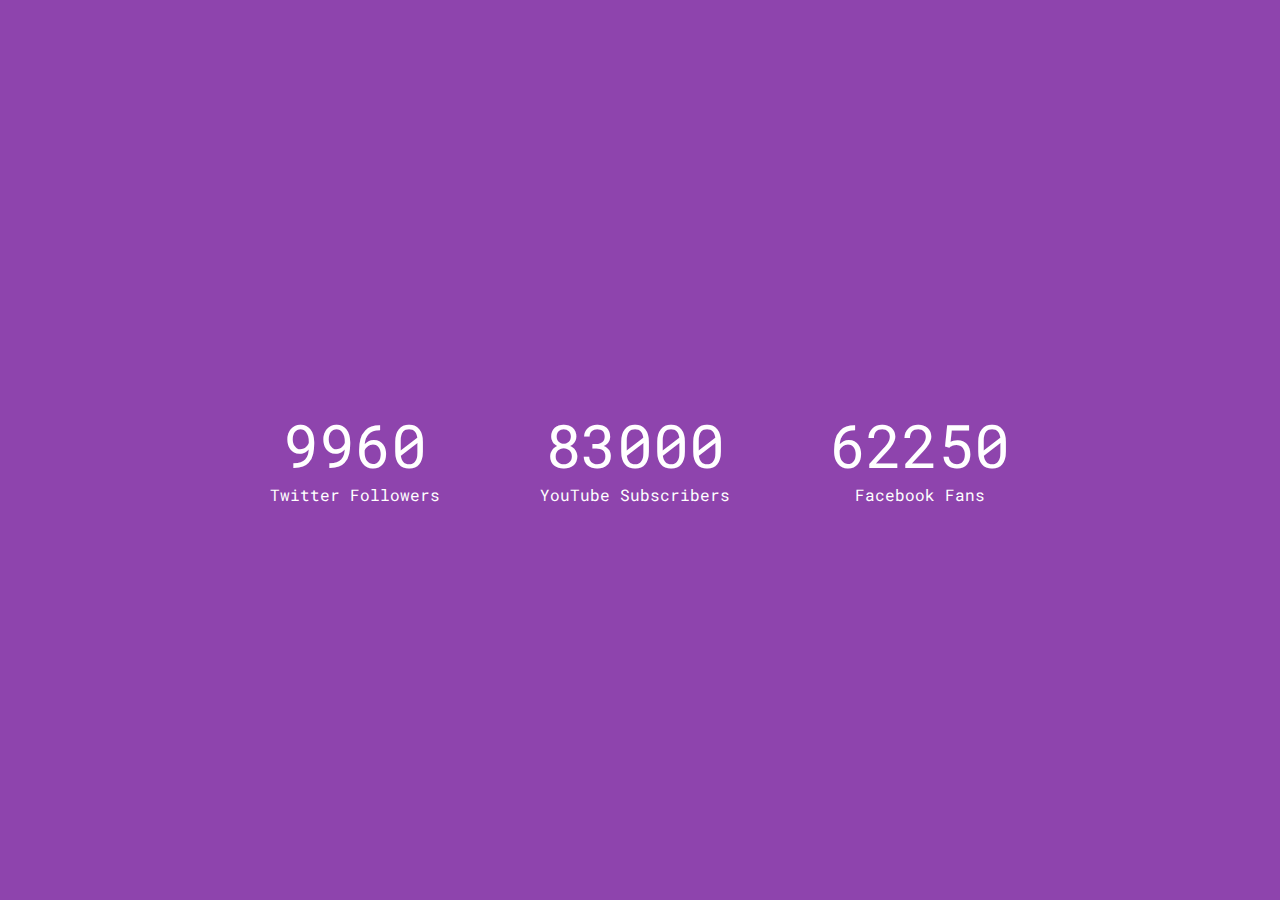
<file: Counter Increment/index.html>
<!DOCTYPE html>
<html lang="en">
  <head>
    <meta charset="UTF-8" />
    <meta name="viewport" content="width=device-width, initial-scale=1.0" />
    <link
      rel="stylesheet"
      href="https://cdnjs.cloudflare.com/ajax/libs/font-awesome/5.14.0/css/all.min.css"
      integrity="sha512-1PKOgIY59xJ8Co8+NE6FZ+LOAZKjy+KY8iq0G4B3CyeY6wYHN3yt9PW0XpSriVlkMXe40PTKnXrLnZ9+fkDaog=="
      crossorigin="anonymous"
    />
    <link rel="stylesheet" href="style.css" />
    <title>Increment Counter</title>
  </head>
  <body>
    <div class="counter-container">
      <i class="fab fa-twitter fa-3x"></i>
      <div class="counter" data-target="12000"></div>
      <span>Twitter Followers</span>
    </div>

    <div class="counter-container">
      <i class="fab fa-youtube fa-3x"></i>
      <div class="counter" data-target="100000"></div>
      <span>YouTube Subscribers</span>
    </div>

    <div class="counter-container">
      <i class="fab fa-instagram fa-3x"></i>
      <div class="counter" data-target="75000"></div>
      <span>Facebook Fans</span>
    </div>
    <script src="script.js"></script>
  </body>
</html>
</file>
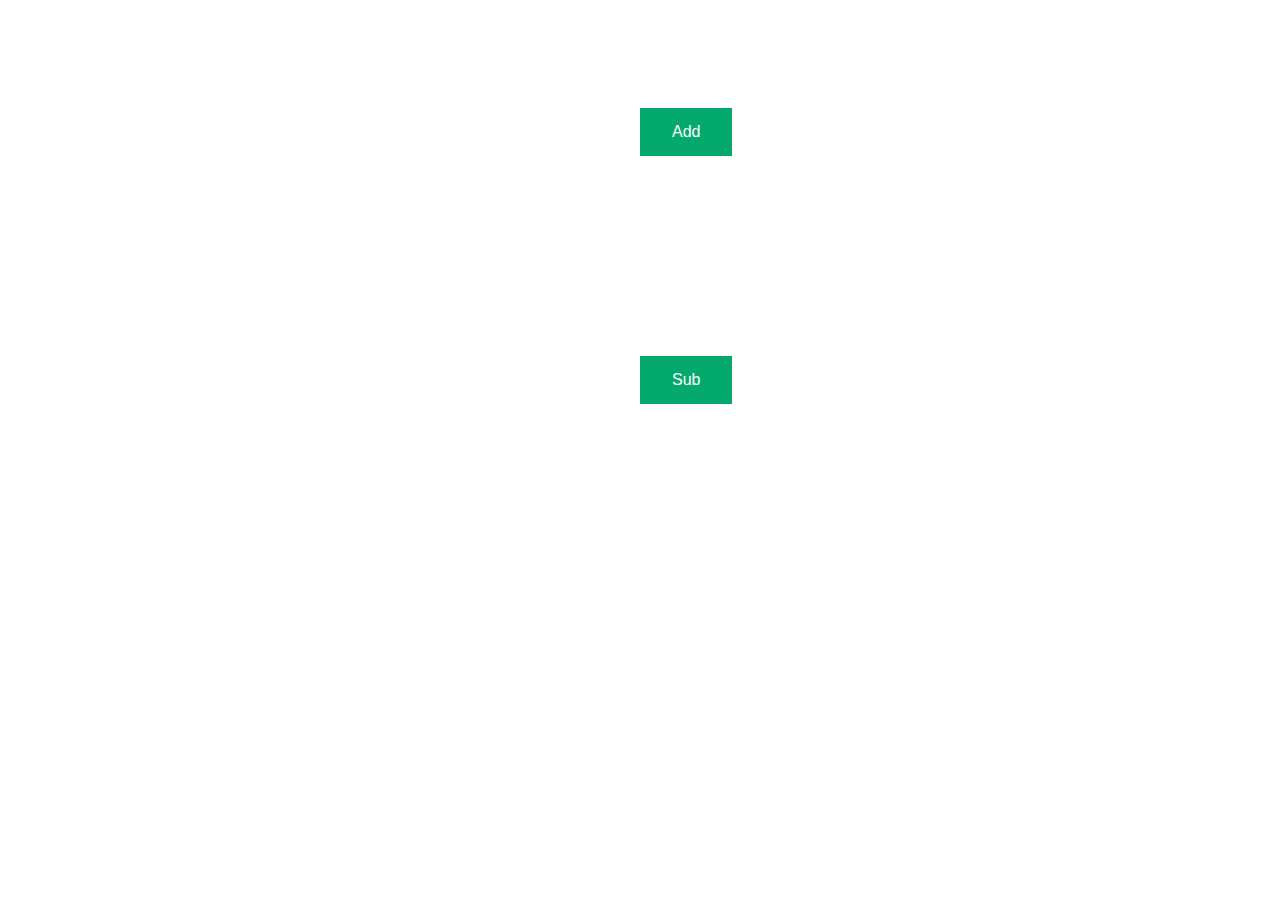
<file: counter/index.html>
<!DOCTYPE html>
<html lang="en">
  <head>
    <meta charset="UTF-8" />
    <meta name="viewport" content="width=device-width, initial-scale=1.0" />
    <link rel="stylesheet" href="style.css" />
    <title>Document</title>
  </head>
  <body>
    <button name="Add" class="button" style="align-content: center">Add</button>
    <button name="sub" class="button">Sub</button>
  </body>
</html>
</file>
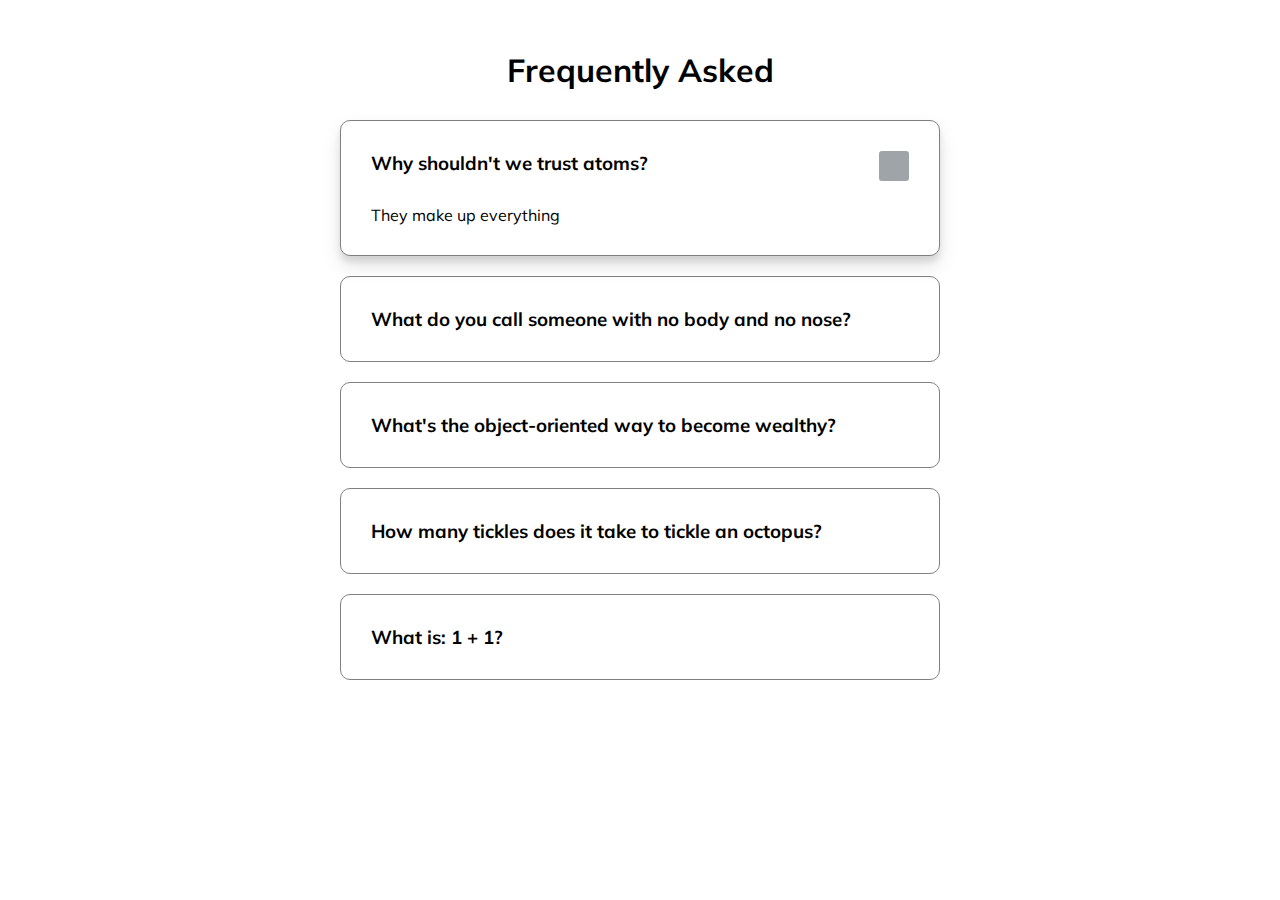
<file: FAQ's/index.html>
<!DOCTYPE html>
<html lang="en">
  <head>
    <meta charset="UTF-8" />
    <meta name="viewport" content="width=device-width, initial-scale=1.0" />
    <link
      rel="stylesheet"
      href="https://cdnjs.cloudflare.com/ajax/libs/font-awesome/5.14.0/css/all.min.css"
      integrity="sha512-1PKOgIY59xJ8Co8+NE6FZ+LOAZKjy+KY8iq0G4B3CyeY6wYHN3yt9PW0XpSriVlkMXe40PTKnXrLnZ9+fkDaog=="
      crossorigin="anonymous"
    />
    <link rel="stylesheet" href="style.css" />
    <title>FAQ's DropDown</title>
  </head>
  <body>
    <h1>Frequently Asked</h1>
    <div class="faq-container">
      <div class="faq active">
        <h3 class="faq-title">Why shouldn't we trust atoms?</h3>
        <p class="faq-text">They make up everything</p>
        <button class="faq-toggle">
          <i class="fas fa-chevron-down"></i>
          <i class="fas fa-times"></i>
        </button>
      </div>
      <div class="faq">
        <h3 class="faq-title">
          What do you call someone with no body and no nose?
        </h3>
        <p class="faq-text">Nobody knows.</p>
        <button class="faq-toggle">
          <i class="fas fa-chevron-down"></i>
          <i class="fas fa-times"></i>
        </button>
      </div>

      <div class="faq">
        <h3 class="faq-title">
          What's the object-oriented way to become wealthy?
        </h3>
        <p class="faq-text">Inheritance.</p>
        <button class="faq-toggle">
          <i class="fas fa-chevron-down"></i>
          <i class="fas fa-times"></i>
        </button>
      </div>

      <div class="faq">
        <h3 class="faq-title">
          How many tickles does it take to tickle an octopus?
        </h3>
        <p class="faq-text">Ten-tickles!</p>
        <button class="faq-toggle">
          <i class="fas fa-chevron-down"></i>
          <i class="fas fa-times"></i>
        </button>
      </div>

      <div class="faq">
        <h3 class="faq-title">What is: 1 + 1?</h3>
        <p class="faq-text">Depends on who are you asking.</p>
        <button class="faq-toggle">
          <i class="fas fa-chevron-down"></i>
          <i class="fas fa-times"></i>
        </button>
      </div>
    </div>
    <script src="script.js"></script>
  </body>
</html>
</file>
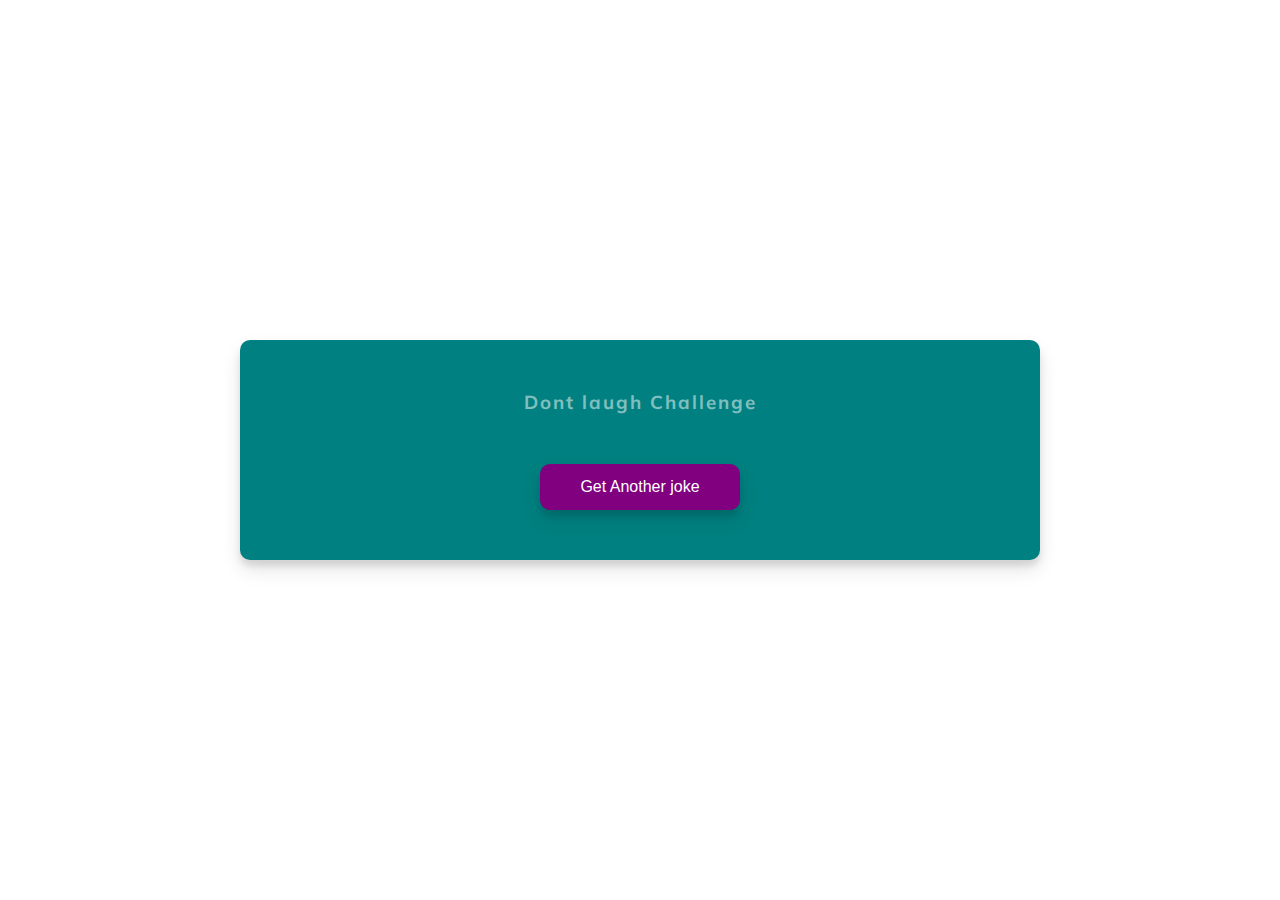
<file: Jokes/index.html>
<!DOCTYPE html>
<html lang="en">
  <head>
    <meta charset="UTF-8" />
    <meta name="viewport" content="width=device-width, initial-scale=1.0" />
    <link rel="stylesheet" href="style.css" />
    <title>Jokes</title>
  </head>
  <body>
    <div class="container">
      <h3>Dont laugh Challenge</h3>
      <div id="joke" class="joke"></div>
      <button id="jokeBtn" class="btn">Get Another joke</button>
    </div>
    <script src="script.js"></script>
  </body>
</html>
</file>
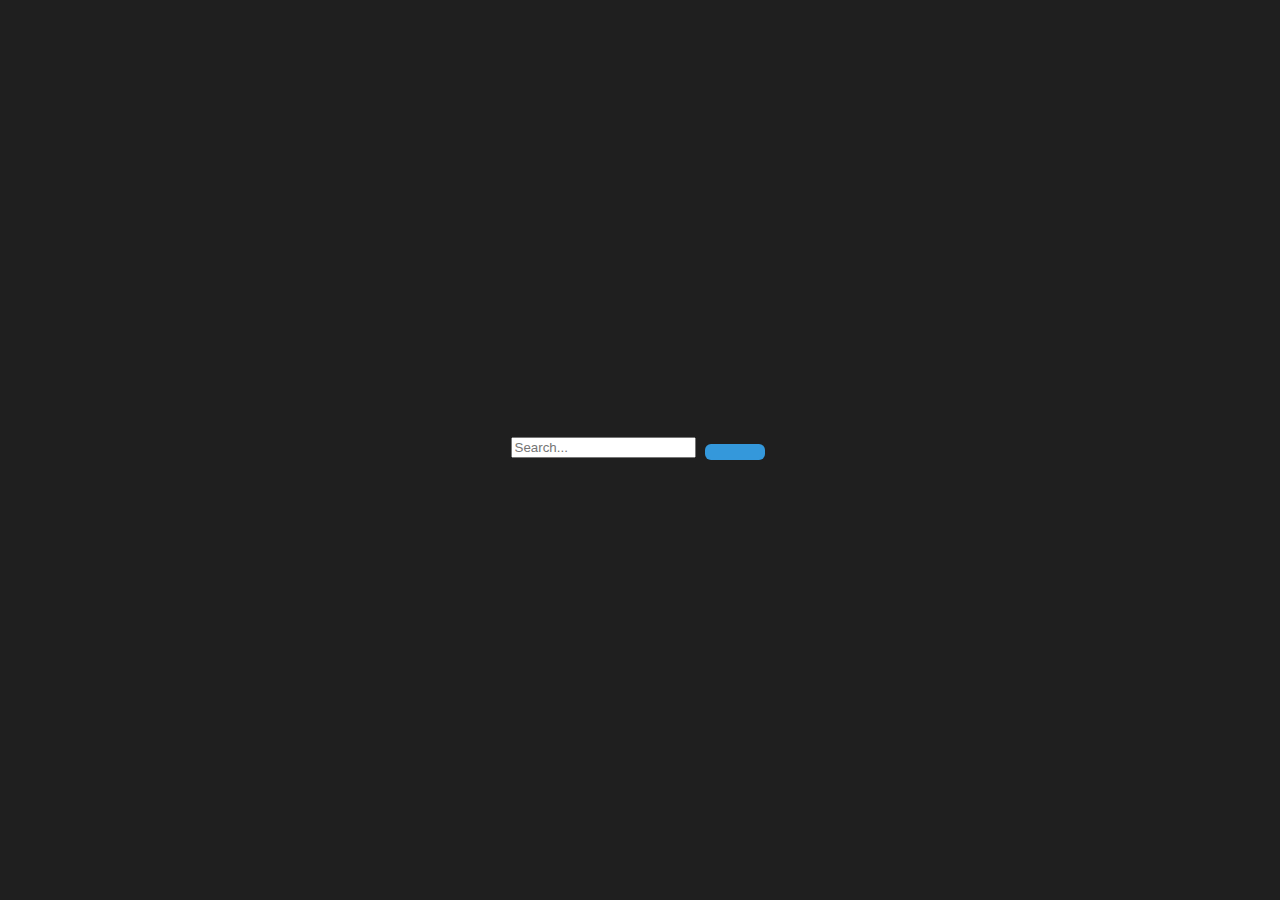
<file: Progress Step/index.html>
<!DOCTYPE html>
<html lang="en">
  <head>
    <meta charset="UTF-8" />
    <meta name="viewport" content="width=device-width, initial-scale=1.0" />
    <link
      rel="stylesheet"
      href="https://cdnjs.cloudflare.com/ajax/libs/font-awesome/5.14.0/css/all.min.css"
      integrity="sha512-1PKOgIY59xJ8Co8+NE6FZ+LOAZKjy+KY8iq0G4B3CyeY6wYHN3yt9PW0XpSriVlkMXe40PTKnXrLnZ9+fkDaog=="
      crossorigin="anonymous"
    />
    <link rel="stylesheet" href="style.css" />
    <title>Progress Step</title>
  </head>
  <body>
    <div class="search">
      <input type="text" class="input" placeholder="Search..." />
      <button class="btn">
        <i class="fas fa-search"></i>
      </button>
    </div>
    <script src="script.js"></script>
  </body>
</html>
</file>
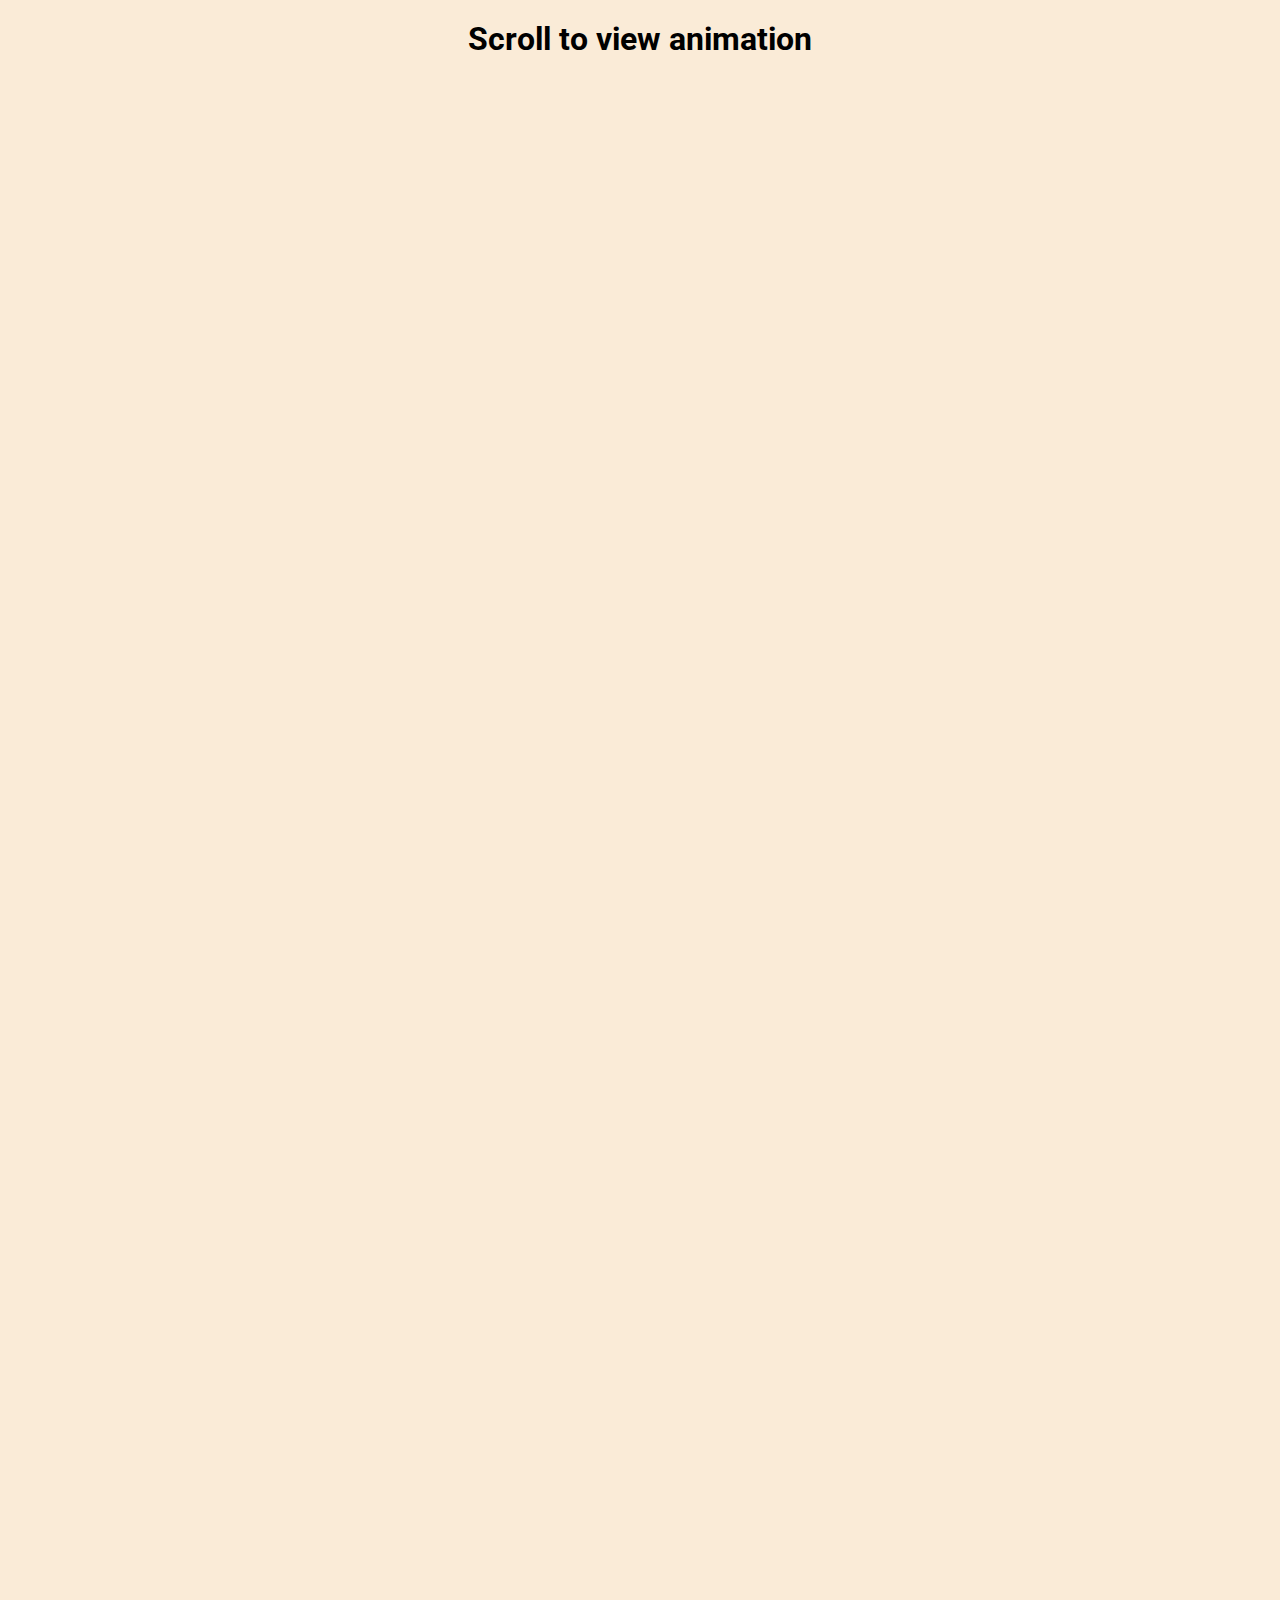
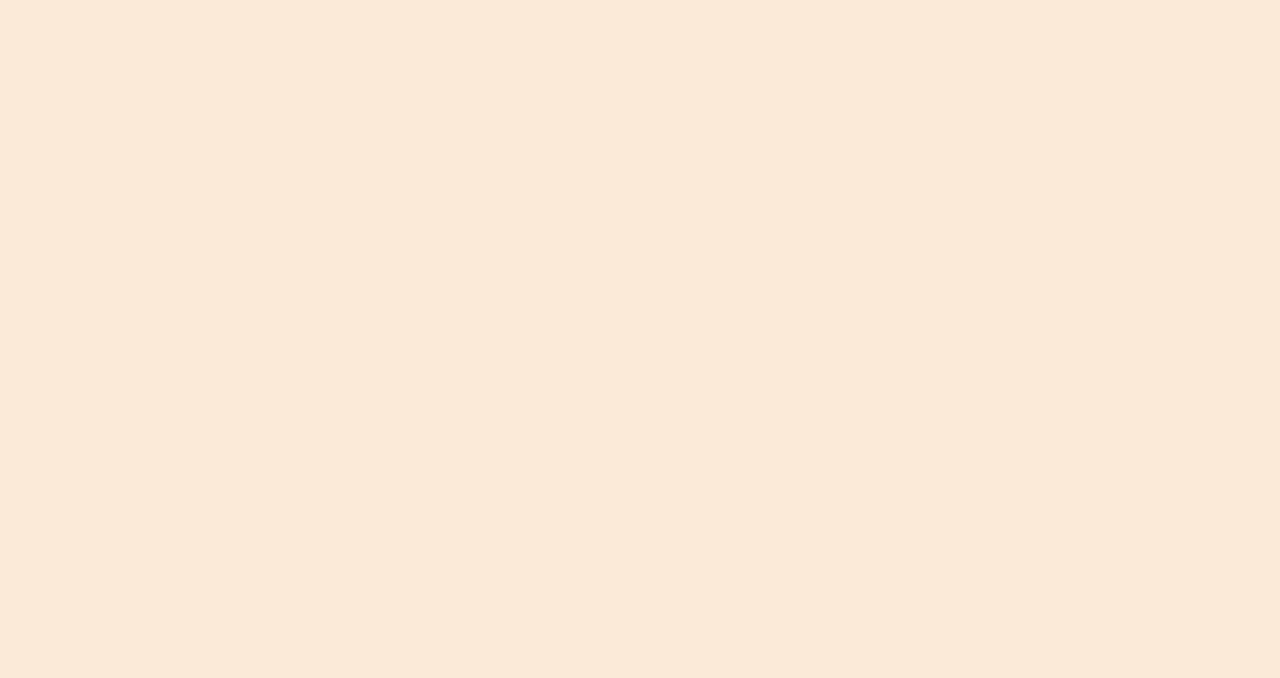
<file: Scroll Animation/index.html>
<!DOCTYPE html>
<html lang="en">
  <head>
    <meta charset="UTF-8" />
    <meta name="viewport" content="width=device-width, initial-scale=1.0" />
    <link rel="stylesheet" href="style.css" />
    <title>Scrolling content Card</title>
  </head>
  <body>
    <h1>Scroll to view animation</h1>
    <div class="box"><h2>Box1</h2></div>
    <div class="box"><h2>Box2</h2></div>
    <div class="box"><h2>Box3</h2></div>
    <div class="box"><h2>Box4</h2></div>
    <div class="box"><h2>Box5</h2></div>
    <div class="box"><h2>Box6</h2></div>
    <div class="box"><h2>Box7</h2></div>
    <div class="box"><h2>Box8</h2></div>
    <div class="box"><h2>Box9</h2></div>
    <div class="box"><h2>Box10</h2></div>
    <script src="script.js"></script>
  </body>
</html>
</file>
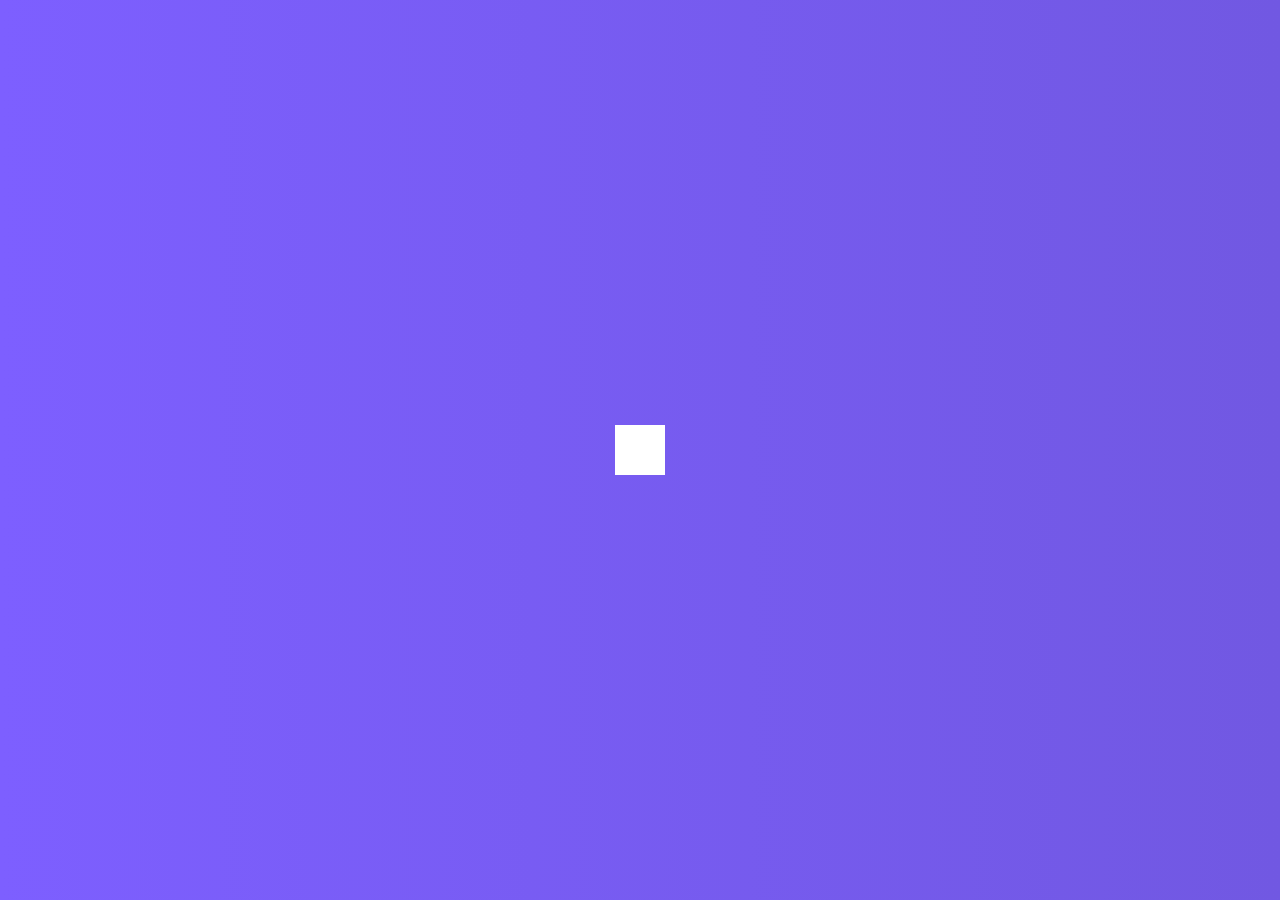
<file: SearchExpand/index.html>
<!DOCTYPE html>
<html lang="en">
  <head>
    <meta charset="UTF-8" />
    <meta name="viewport" content="width=device-width, initial-scale=1.0" />
    <link
      rel="stylesheet"
      href="https://cdnjs.cloudflare.com/ajax/libs/font-awesome/5.14.0/css/all.min.css"
      integrity="sha512-1PKOgIY59xJ8Co8+NE6FZ+LOAZKjy+KY8iq0G4B3CyeY6wYHN3yt9PW0XpSriVlkMXe40PTKnXrLnZ9+fkDaog=="
      crossorigin="anonymous"
    />
    <link rel="stylesheet" href="style.css" />
    <title>Hidden Search Expand</title>
  </head>
  <body>
    <div class="search">
      <input type="text" class="input" placeholder="Search..." />
      <button class="btn">
        <i class="fas fa-search"></i>
      </button>
    </div>
    <script src="script.js"></script>
  </body>
</html>
</file>
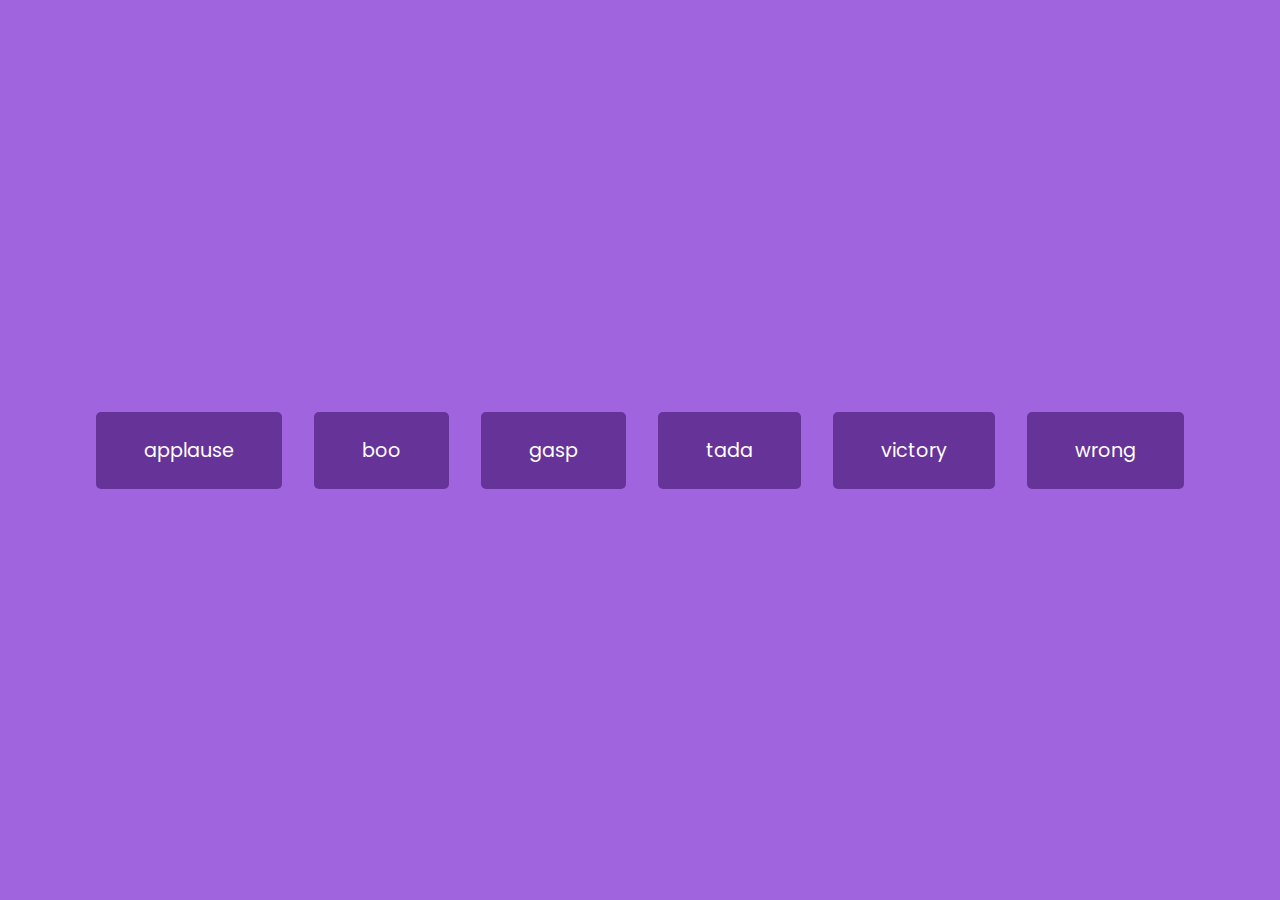
<file: Sound Board/index.html>
<!DOCTYPE html>
<html lang="en">
  <head>
    <meta charset="UTF-8" />
    <meta name="viewport" content="width=device-width, initial-scale=1.0" />
    <link rel="stylesheet" href="style.css" />
    <title>Different Sound Board</title>
  </head>
  <body>
    <audio id="applause" src="sounds/applause.mp3"></audio>
    <audio id="boo" src="sounds/boo.mp3"></audio>
    <audio id="gasp" src="sounds/gasp.mp3"></audio>
    <audio id="tada" src="sounds/tada.mp3"></audio>
    <audio id="victory" src="sounds/victory.mp3"></audio>
    <audio id="wrong" src="sounds/wrong.mp3"></audio>

    <div id="buttons"></div>

    <script src="script.js"></script>
  </body>
</html>
</file>
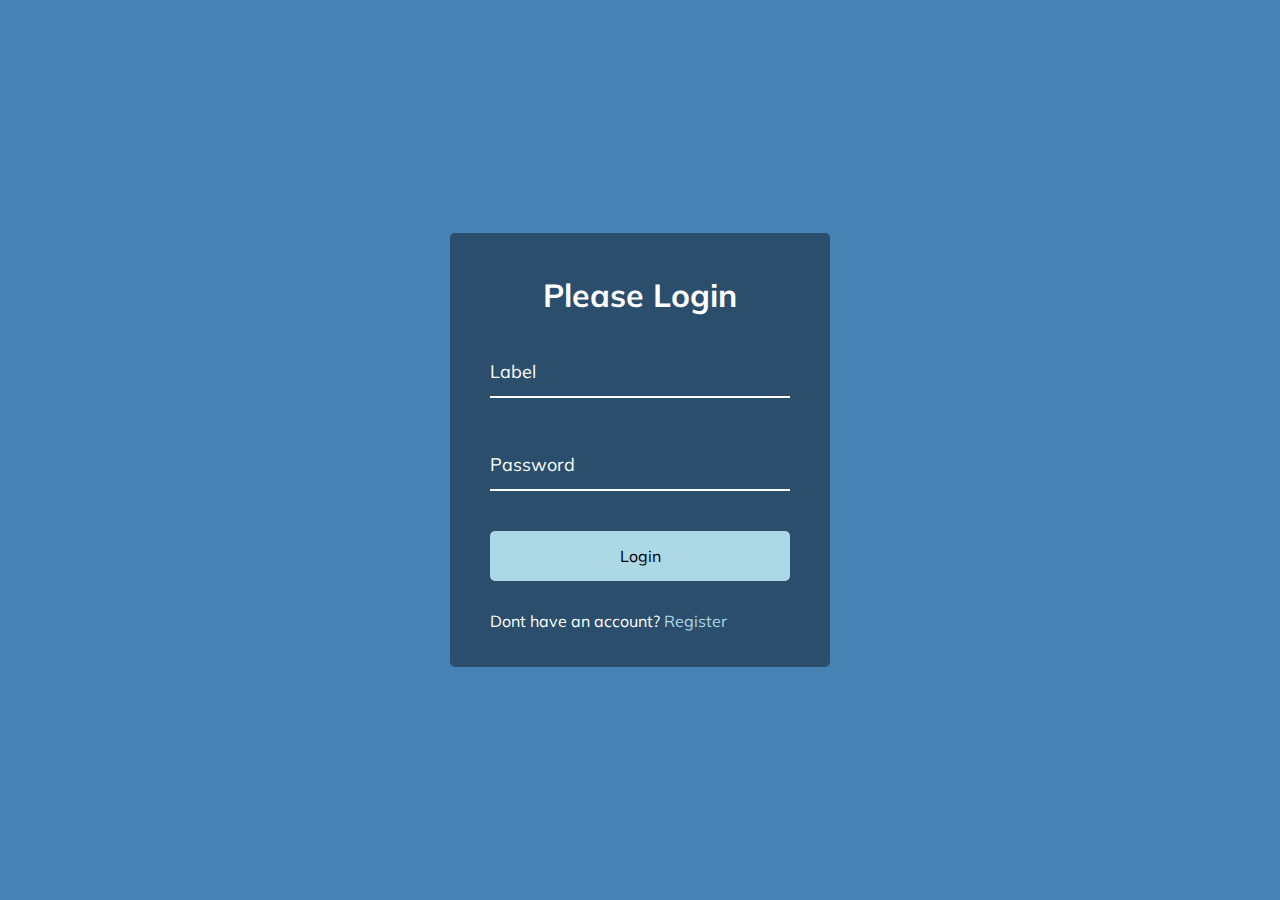
<file: Wave labels/index.html>
<!DOCTYPE html>
<html lang="en">
  <head>
    <meta charset="UTF-8" />
    <meta name="viewport" content="width=device-width, initial-scale=1.0" />
    <link rel="stylesheet" href="style.css" />
    <title>Wave Labels on Form</title>
  </head>
  <body>
    <div class="container">
      <h1>Please Login</h1>
      <form>
        <div class="form-control">
          <input type="text" required />
          <label>Label</label>
        </div>
        <div class="form-control">
          <input type="text" required />
          <label>Password</label>
        </div>
        <button class="btn">Login</button>
        <p class="text">Dont have an account? <a href="#">Register</a></p>
      </form>
    </div>
    <script src="script.js"></script>
  </body>
</html>
</file>
<file: Counter Increment/style.css>
@import url("https://fonts.googleapis.com/css?family=Roboto+Mono&display=swap");

* {
  box-sizing: border-box;
}

body {
  background-color: #8e44ad;
  color: #fff;
  font-family: "Roboto Mono", sans-serif;
  display: flex;
  align-items: center;
  justify-content: center;
  height: 100vh;
  overflow: hidden;
  margin: 0;
}

.counter-container {
  display: flex;
  flex-direction: column;
  justify-content: center;
  text-align: center;
  margin: 30px 50px;
}

.counter {
  font-size: 60px;
  margin-top: 10px;
}
@media (max-width: 580px) {
  body {
    flex-direction: column;
  }
}
</file>
<file: counter/style.css>
.button {
  background-color: #04aa6d;
  border: none;
  color: white;
  padding: 15px 32px;
  text-decoration: none;
  margin-top: 50%;
  font-size: 16px;
  margin: 100px 50px;
  cursor: pointer;
  display: inline-block;
  text-align: center;
  margin-left: 50%;
  margin-right: 50%;
  overflow: visible;
}
</file>
<file: FAQ's/style.css>
@import url("https://fonts.googleapis.com/css?family=Muli&display=swap");

* {
  box-sizing: border-box;
}

body {
  background-color: white;
  font-family: "Muli", sans-serif;
}

h1 {
  margin: 50px 0 30px;
  text-align: center;
}

.faq-container {
  max-width: 600px;
  margin: 0 auto;
}

.faq {
  background-color: transparent;
  border: 1px solid grey;
  border-radius: 10px;
  margin: 20px 0;
  padding: 30px;
  position: relative;
  overflow: hidden;
  transition: 0.3s ease;
}

.faq.active {
  background-color: white;
  box-shadow: 0 10px 20px rgba(0, 0, 0, 0.1), 0 6px 6px rgba(0, 0, 0, 0.1);
}

.faq.active::before,
.faq.active::after {
  content: "\f075";
  font-family: "Font Awesome 5 Free";
  color: #2ecc71;
  font-size: 7rem;
  position: absolute;
  opacity: 0.2;
  top: 20px;
  left: 20px;
  z-index: 0;
}
.faq.active::before {
  color: blue;
  top: -10px;
  left: -30px;
  transform: rotateY(180deg);
}
.faq-title {
  margin: 0 35px 0 0;
}
.faq-text {
  display: none;
  margin: 30px 0 0;
}
.faq.active .faq-text {
  display: block;
}
.faq-toggle {
  background-color: transparent;
  border: 0;
  border-radius: 10%;
  cursor: pointer;
  display: flex;
  align-items: center;
  justify-content: center;
  font-size: 16px;
  padding: 0;
  position: absolute;
  top: 30px;
  right: 30px;
  height: 30px;
  width: 30px;
}
.faq-toggle:focus {
  outline: 0;
}

.faq-toggle .fa-times {
  display: none;
}

.faq.active .faq-toggle .fa-times {
  color: #fff;
  display: block;
}

.faq.active .faq-toggle .fa-chevron-down {
  display: none;
}

.faq.active .faq-toggle {
  background-color: #9fa4a8;
}
</file>
<file: Jokes/style.css>
@import url("https://fonts.googleapis.com/css?family=Muli&display=swap");

* {
  box-sizing: border-box;
}

body {
  background-color: white;
  color: white;
  font-family: "Muli", sans-serif;
  display: flex;
  flex-direction: column;
  align-items: center;
  justify-content: center;
  height: 100vh;
  overflow: hidden;
  margin: 0;
  padding: 20px;
}

.container {
  background-color: teal;
  border-radius: 10px;
  box-shadow: 0 10px 20px rgba(0, 0, 0, 0.1), 0 6px 6px rgba(0, 0, 0, 0.1);
  padding: 50px 20px;
  text-align: center;
  max-width: 100%;
  width: 800px;
}

h3 {
  margin: 0;
  opacity: 0.5;
  letter-spacing: 2px;
}

.joke {
  font-size: 30px;
  letter-spacing: 1px;
  line-height: 40px;
  margin: 50px auto;
  max-width: 600px;
}

.btn {
  background-color: purple;
  border: 0;
  border-radius: 10px;
  color: white;
  box-shadow: 0 10px 20px rgba(0, 0, 0, 0.1), 0 6px 6px rgba(0, 0, 0, 0.1);
  padding: 14px 40px;
  font-size: 16px;
  cursor: pointer;
}
.btn:active {
  transform: scale(0.98);
}
.btn:focus {
  outline: 0;
}
</file>
<file: Progress Step/style.css>
@import url("https://fonts.googleapis.com/css?family=Muli&display=swap");

:root {
  --line-border-fill: #3498db;
  --line-border-empty: #383838;
}

* {
  box-sizing: border-box;
}

body {
  background-color: #1f1f1f;
  font-family: "Muli", sans-serif;
  display: flex;
  align-items: center;
  justify-content: center;
  height: 100vh;
  overflow: hidden;
  margin: 0;
}

.container {
  text-align: center;
}

.progress-container {
  display: flex;
  justify-content: space-between;
  position: relative;
  margin-bottom: 30px;
  max-width: 100%;
  width: 350px;
}

.progress-container::before {
  content: "";
  background-color: var(--line-border-empty);
  position: absolute;
  top: 50%;
  left: 0;
  transform: translateY(-50%);
  height: 4px;
  width: 100%;
  z-index: -1;
}

.progress {
  background-color: var(--line-border-fill);
  position: absolute;
  top: 50%;
  left: 0;
  transform: translateY(-50%);
  height: 4px;
  width: 0%;
  z-index: -1;
  transition: 0.4s ease;
}

.circle {
  background-color: #1f1f1f;
  color: #e2e2e2;
  border-radius: 50%;
  height: 30px;
  width: 30px;
  display: flex;
  align-items: center;
  justify-content: center;
  border: 3px solid var(--line-border-empty);
  transition: 0.4s ease;
}

.circle.active {
  border-color: var(--line-border-fill);
}

.btn {
  background-color: var(--line-border-fill);
  color: #fff;
  border: 0;
  border-radius: 6px;
  cursor: pointer;
  font-family: inherit;
  padding: 8px 30px;
  margin: 5px;
  font-size: 14px;
}

.btn:active {
  transform: scale(0.98);
}

.btn:focus {
  outline: 0;
}

.btn:disabled {
  background-color: var(--line-border-empty);
  cursor: not-allowed;
}
</file>
<file: Scroll Animation/style.css>
@import url("https://fonts.googleapis.com/css2?family=Roboto:wght@400;700&display=swap");

* {
  box-sizing: border-box;
}
body {
  background-color: antiquewhite;
  font-family: "Roboto", sans-serif;
  display: flex;
  flex-direction: column;
  align-items: center;
  justify-content: center;
  margin: 0;
}
h1 {
  margin: 20px;
}
.box {
  background-color: pink;
  color: black;
  display: flex;
  align-items: center;
  justify-content: center;
  width: 400px;
  height: 200px;
  margin: 10px;
  border-radius: 20px;
  box-shadow: 2px 4px 5px rgba(0, 0, 0, 0.3);
  transform: translateX(400%);
  transition: transform 0.4s ease;
}
.box:nth-of-type(even) {
  transform: translateX(-400%);
}
.box.show {
  transform: translateX(0);
}
.box h2 {
  font-size: 45px;
}
</file>
<file: SearchExpand/style.css>
@import url("https://fonts.googleapis.com/css2?family=Roboto:wght@400;700&display=swap");

* {
  box-sizing: border-box;
}

body {
  background-image: linear-gradient(90deg, #7d5fff, #7158e2);
  font-family: "Roboto", sans-serif;
  display: flex;
  align-items: center;
  justify-content: center;
  height: 100vh;
  overflow: hidden;
  margin: 0;
}

.search {
  position: relative;
  height: 50px;
}

.search .input {
  background-color: #fff;
  border: 0;
  font-size: 18px;
  padding: 15px;
  height: 50px;
  width: 50px;
  transition: width 0.3s ease;
}

.btn {
  background-color: #fff;
  border: 0;
  cursor: pointer;
  font-size: 24px;
  position: absolute;
  top: 0;
  left: 0;
  height: 50px;
  width: 50px;
  transition: transform 0.3s ease;
}

.btn:focus,
.input:focus {
  outline: none;
}

.search.active .input {
  width: 200px;
}

.search.active .btn {
  transform: translateX(198px);
}
</file>
<file: Sound Board/style.css>
@import url("https://fonts.googleapis.com/css2?family=Poppins:wght@200;400&display=swap");

* {
  box-sizing: border-box;
}

body {
  background-color: rgb(161, 100, 223);
  font-family: "Poppins", sans-serif;
  display: flex;
  flex-wrap: wrap;
  align-items: center;
  justify-content: center;
  text-align: center;
  height: 100vh;
  overflow: hidden;
  margin: 0;
}

.btn {
  background-color: rebeccapurple;
  border-radius: 5px;
  border: none;
  color: #fff;
  margin: 1rem;
  padding: 1.5rem 3rem;
  font-size: 1.2rem;
  font-family: inherit;
  cursor: pointer;
}

.btn:hover {
  opacity: 0.9;
}

.btn:focus {
  outline: none;
}
</file>
<file: Wave labels/style.css>
@import url("https://fonts.googleapis.com/css?family=Muli&display=swap");

* {
  box-sizing: border-box;
}

body {
  background-color: steelblue;
  color: white;
  font-family: "Muli", sans-serif;
  display: flex;
  align-items: center;
  justify-content: center;
  height: 100vh;
  overflow: hidden;
  margin: 0;
}
.container {
  background-color: rgba(0, 0, 0, 0.4);
  padding: 20px 40px;
  border-radius: 5px;
}
.container h1 {
  text-align: center;
  margin-bottom: 30px;
}
.container a {
  text-decoration: none;
  color: lightblue;
}
.btn {
  cursor: pointer;
  display: inline-block;
  width: 100%;
  background: lightblue;
  padding: 15px;
  font-family: inherit;
  font-size: 16px;
  border: 0;
  border-radius: 5px;
}
.btn:focus {
  outline: 0;
}
.btn:active {
  transform: scale(0.98);
}
.text {
  margin-top: 30px;
}
.form-control {
  position: relative;
  margin: 20px 0 40px;
  width: 300px;
}
.form-control input {
  background-color: transparent;
  border: 0;
  border-bottom: 2px white solid;
  display: block;
  width: 100%;
  padding: 15px 0;
  font-size: 18px;
  color: white;
}
.form-control input:focus,
.form-control input:valid {
  outline: 0;
  border-bottom-color: lightblue;
}
.form-control label {
  position: absolute;
  top: 15px;
  left: 0;
}
.form-control label span {
  display: inline-block;
  font-size: 18px;
  min-width: 5px;
  transition: 0.3s ease;
}
.form-control input:focus + label span,
.form-control input:valid + label span {
  color: lightblue;
  transform: translateY(-30px);
}
</file>
